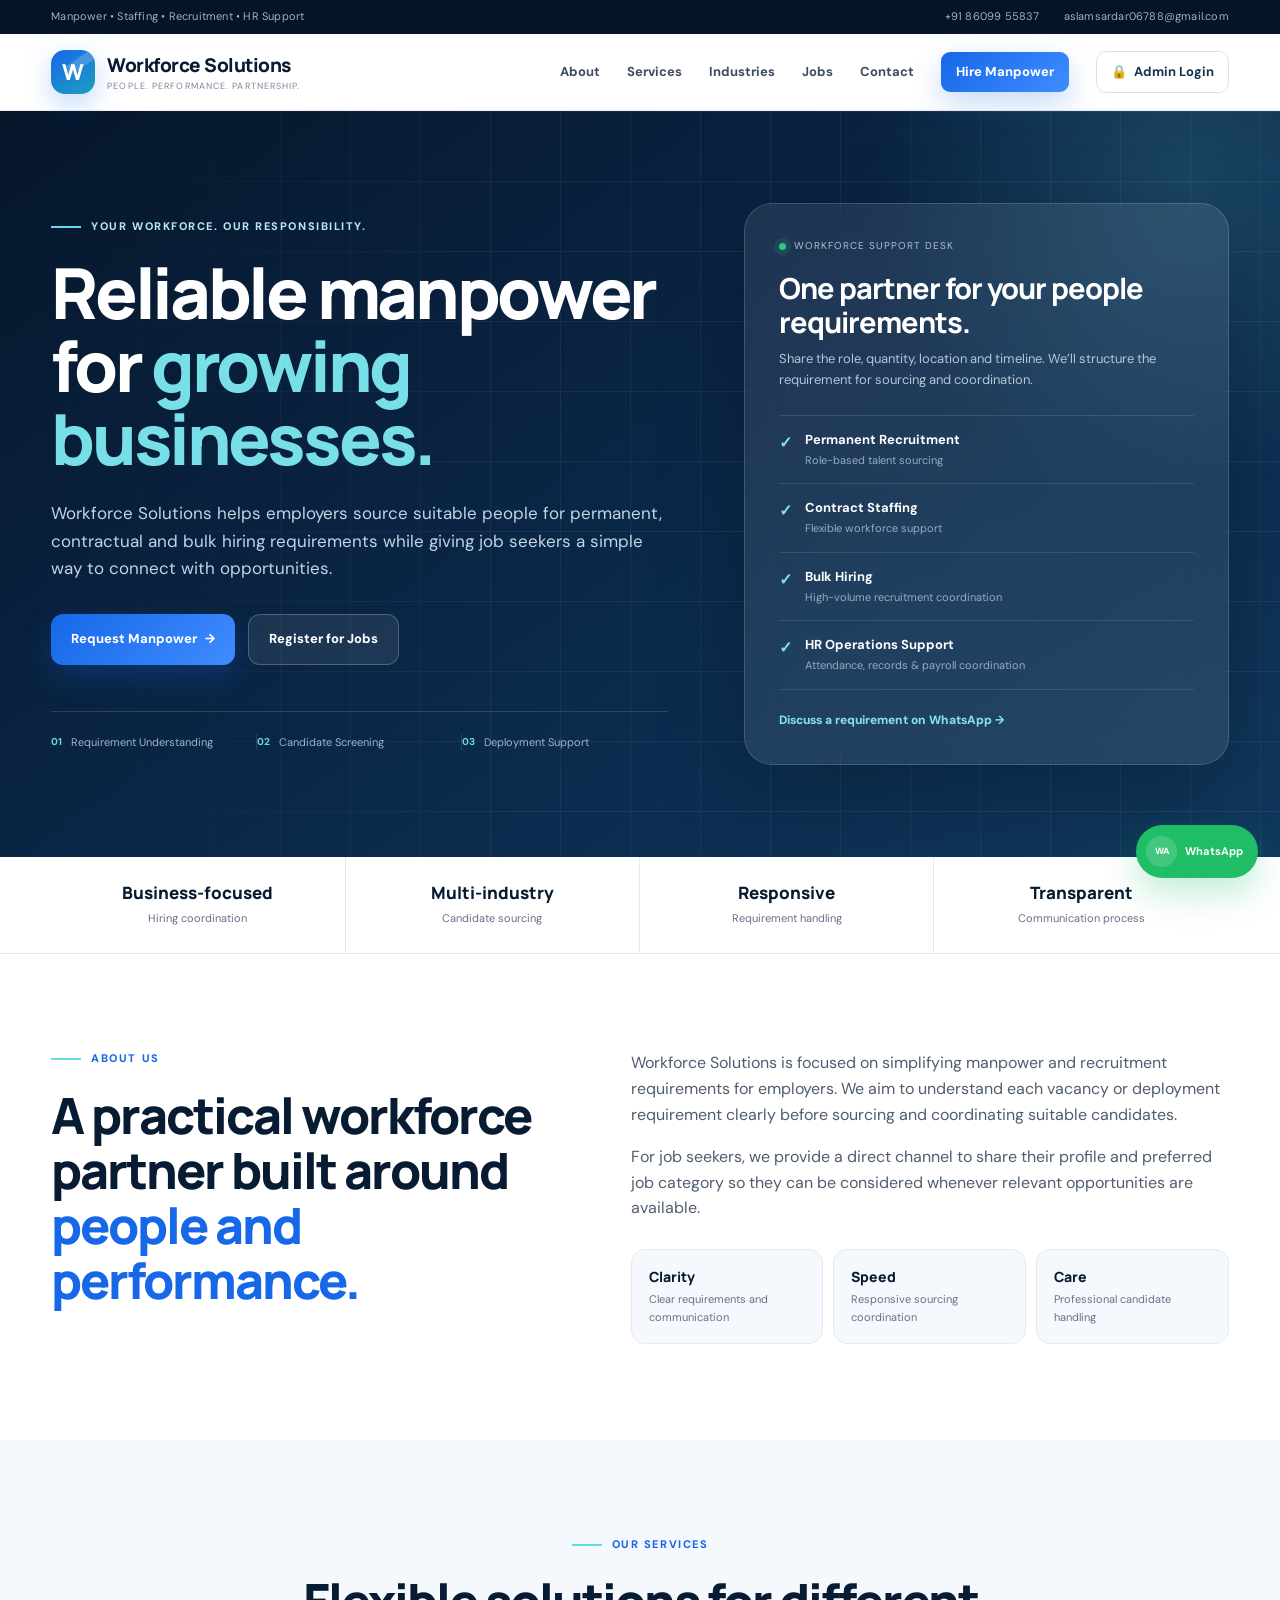
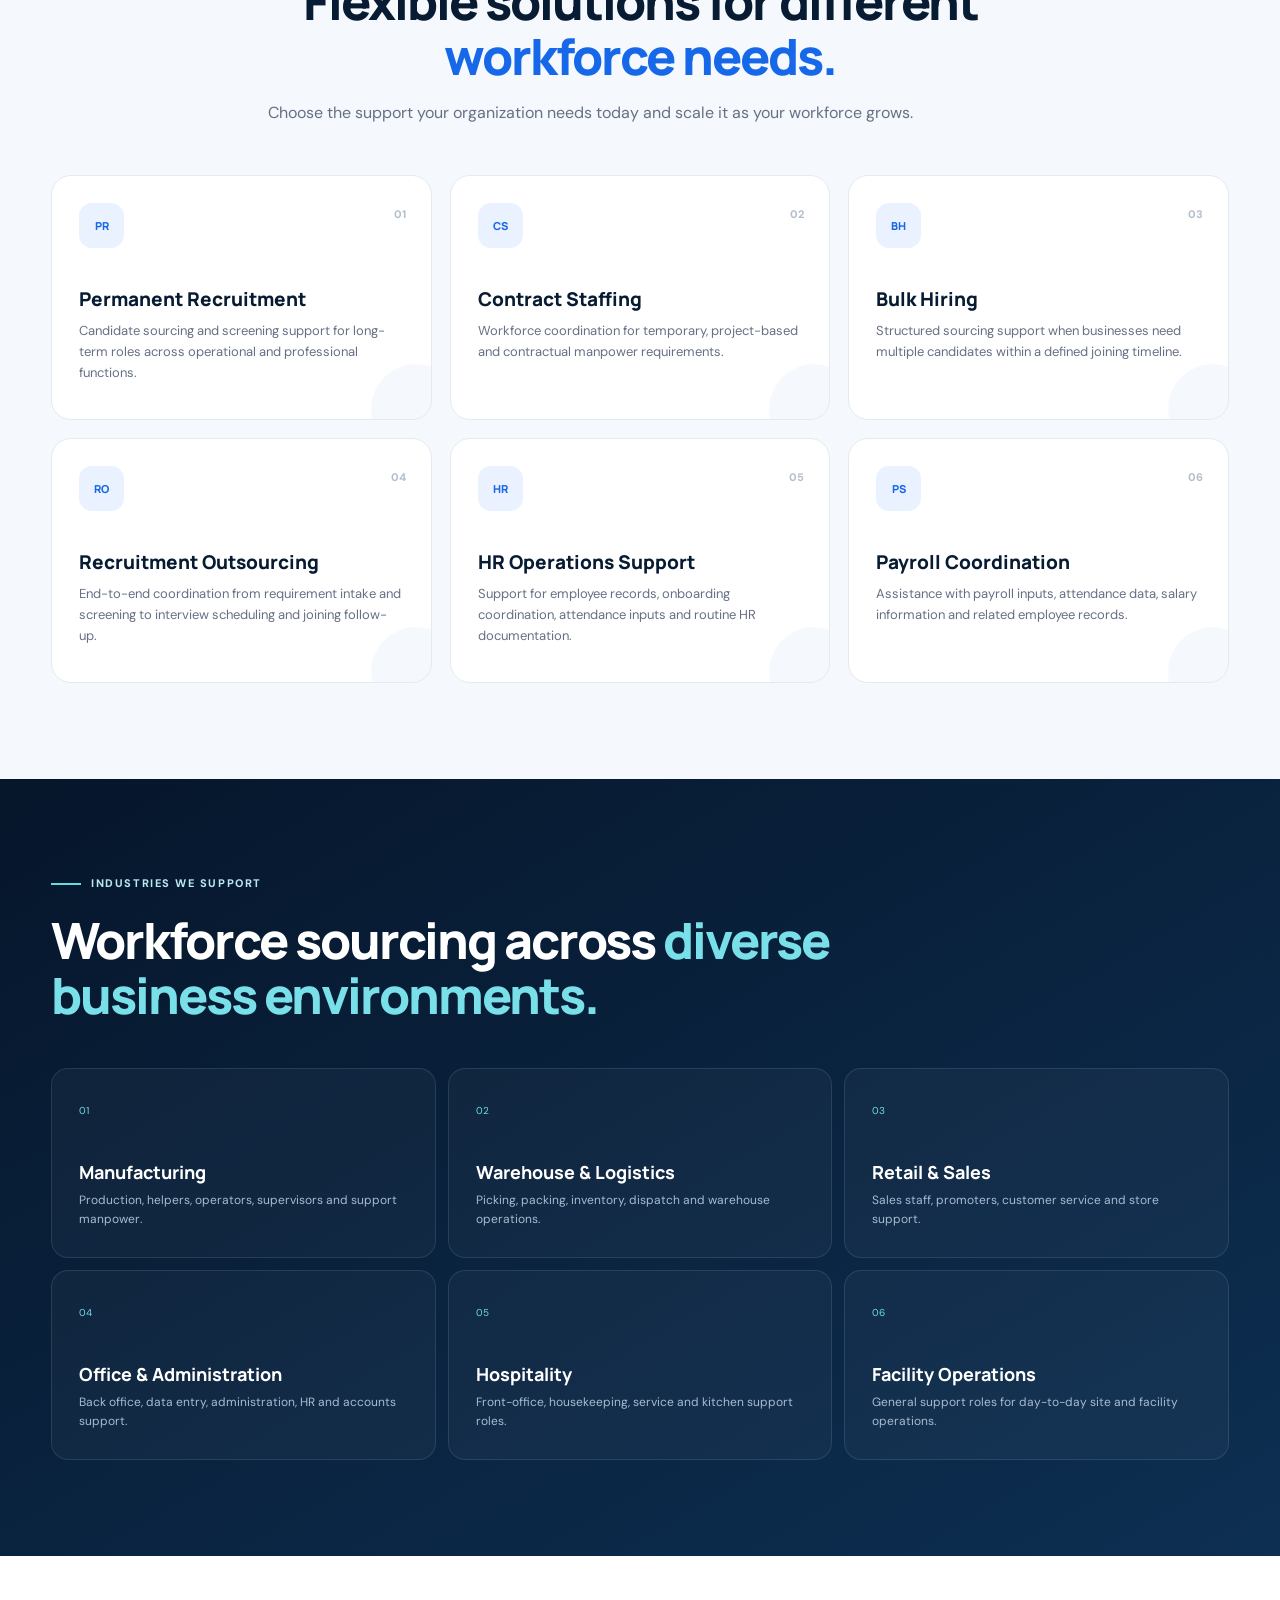
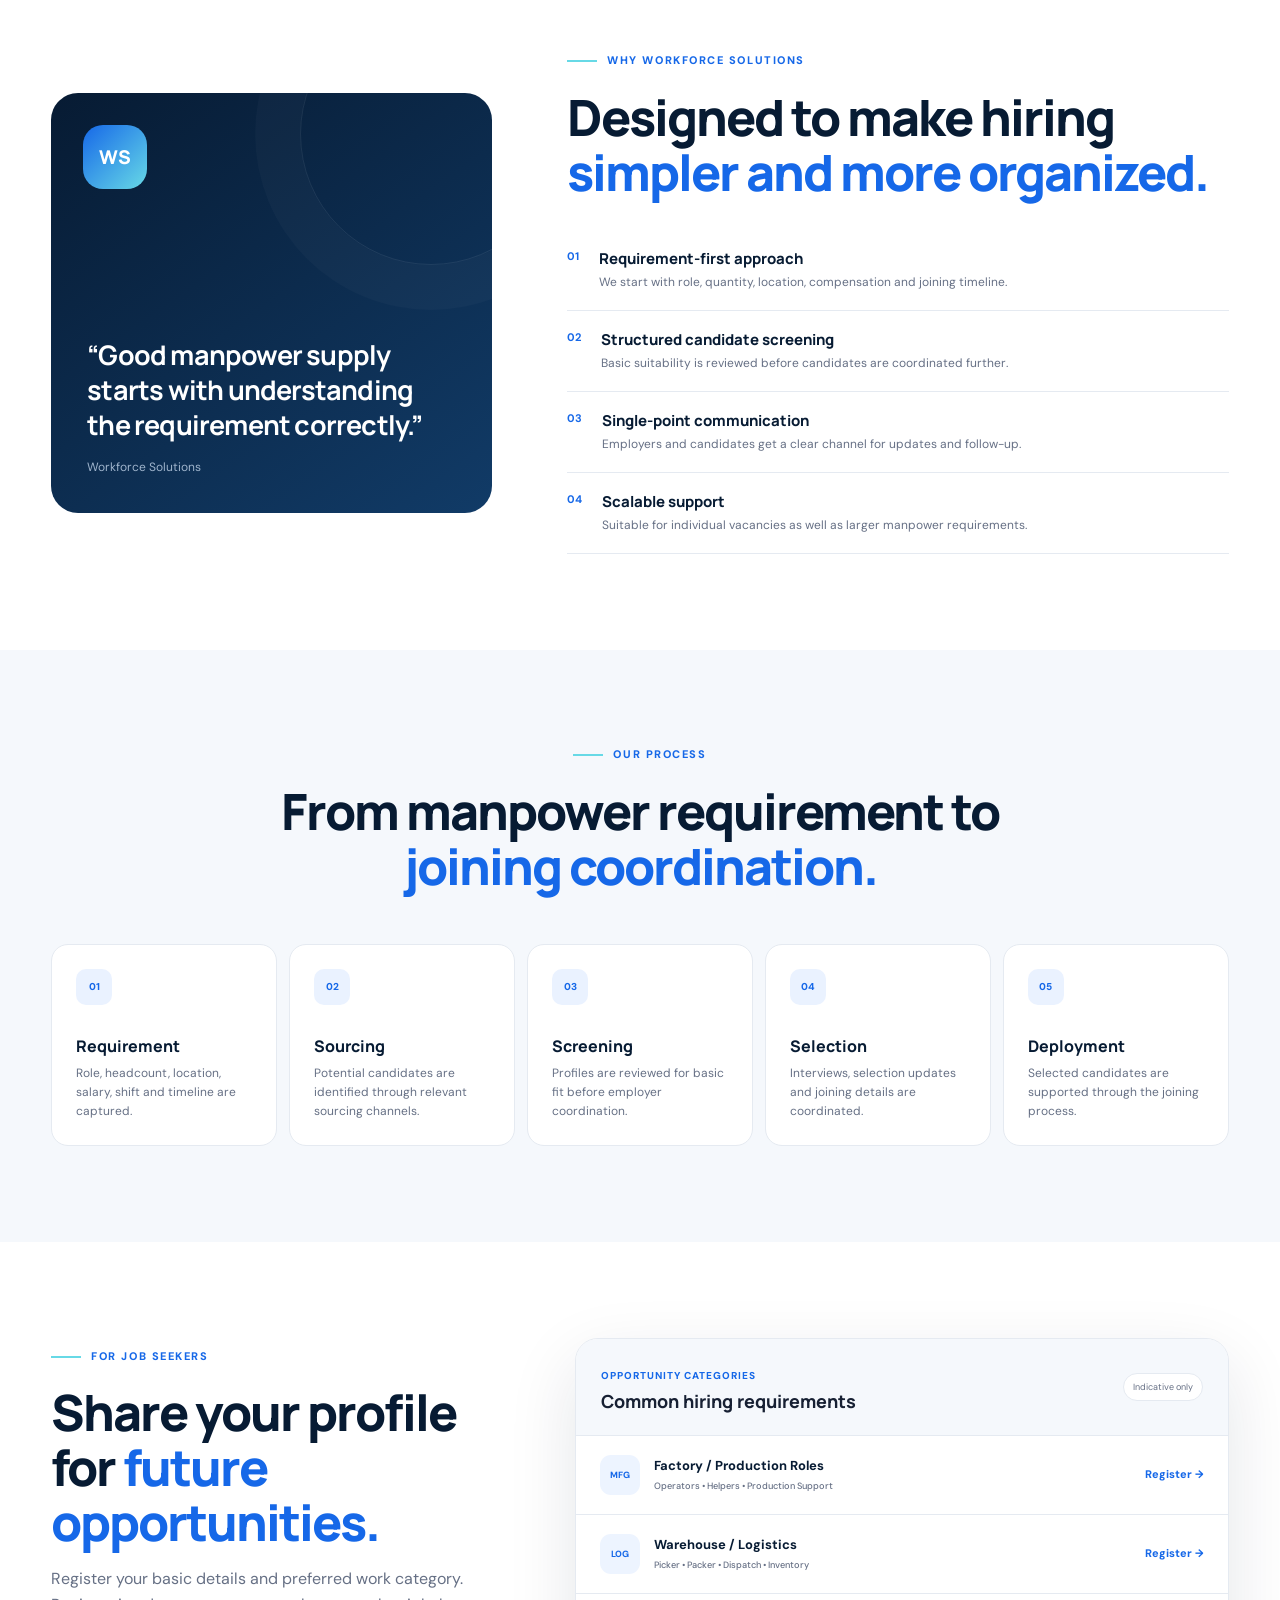
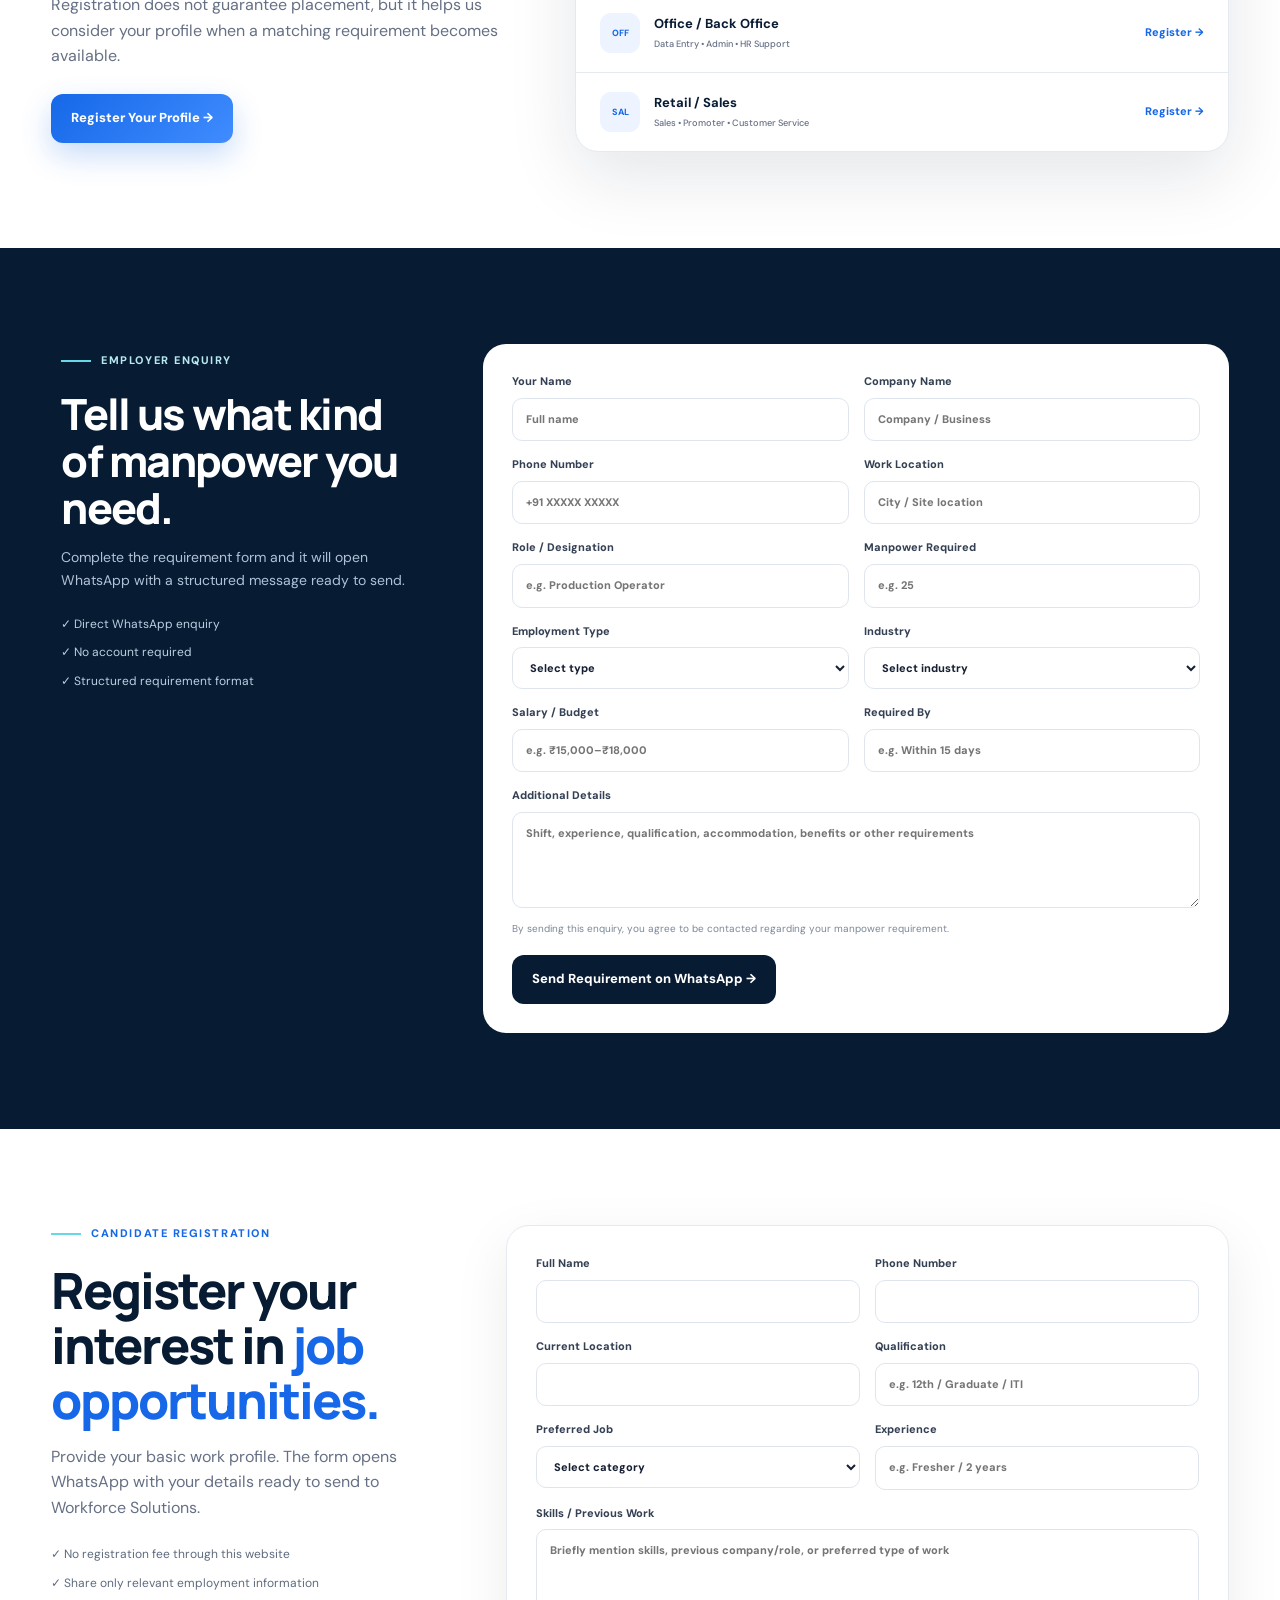
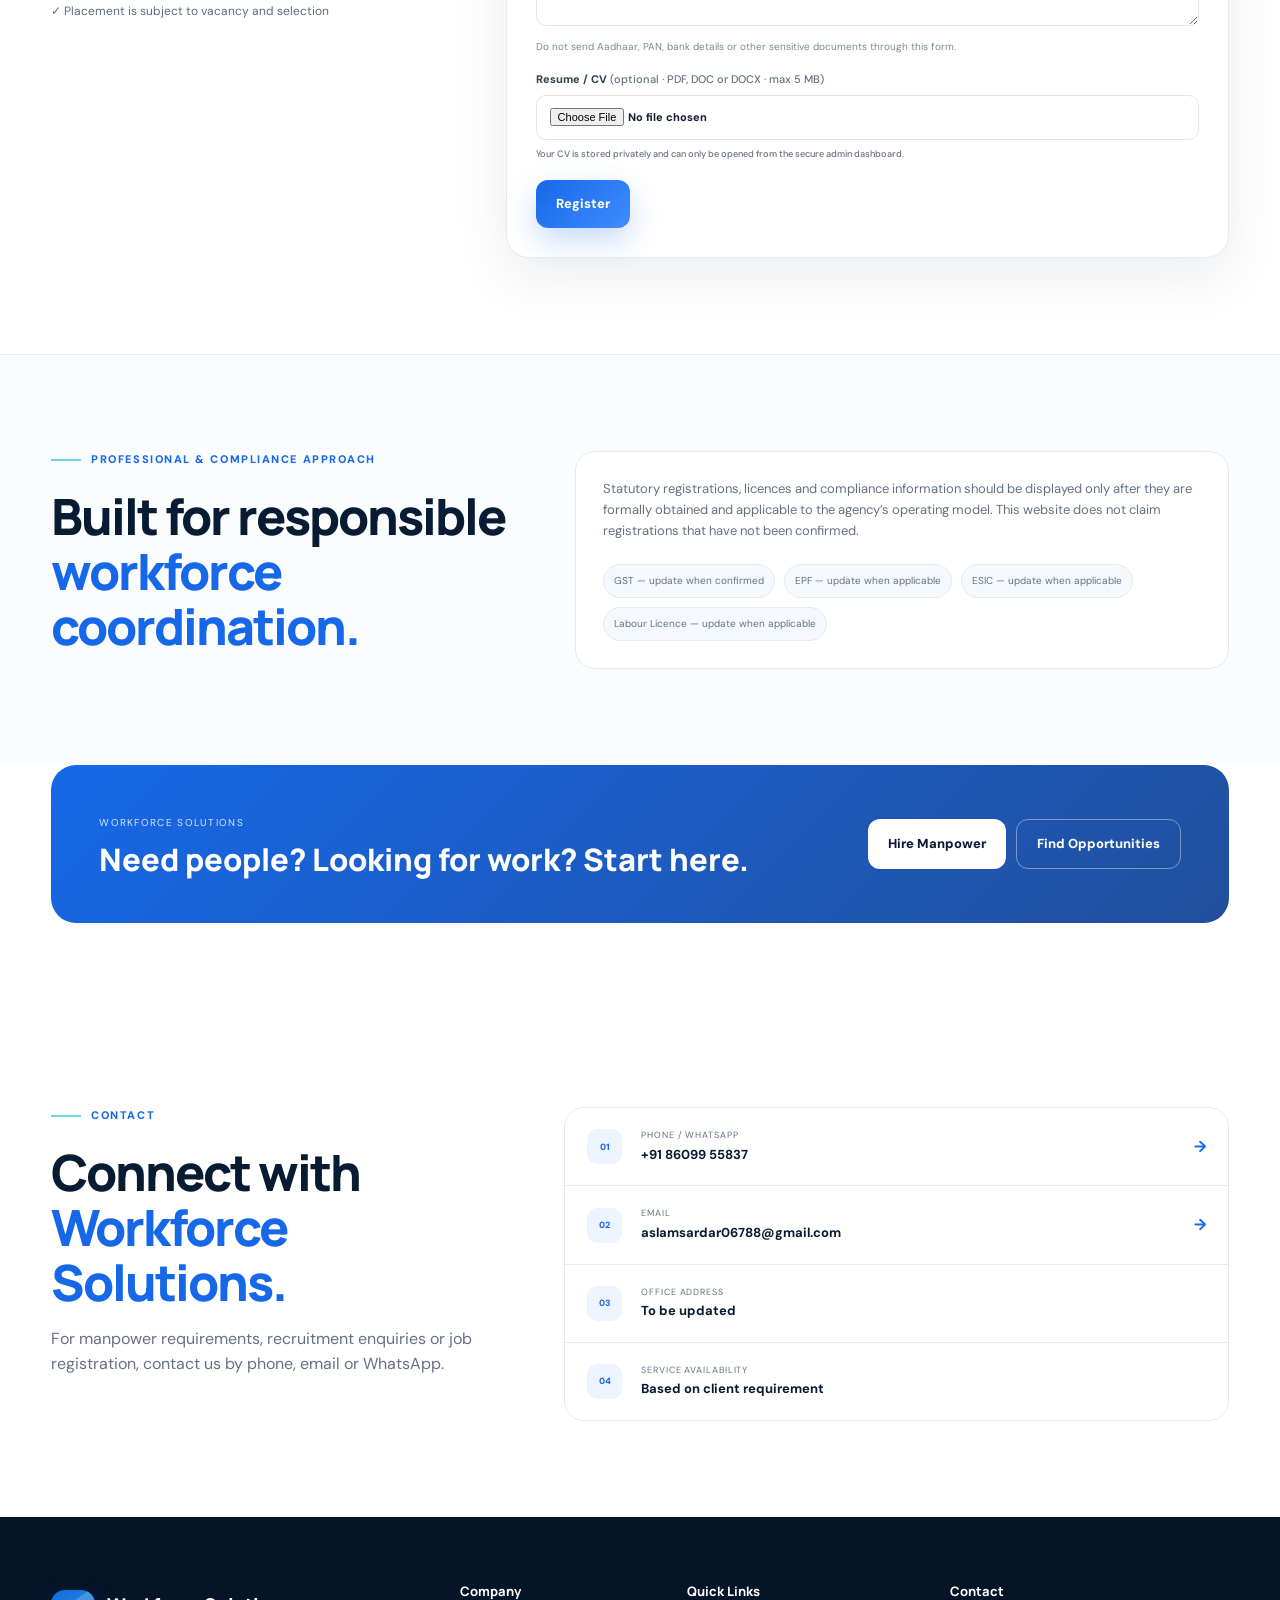
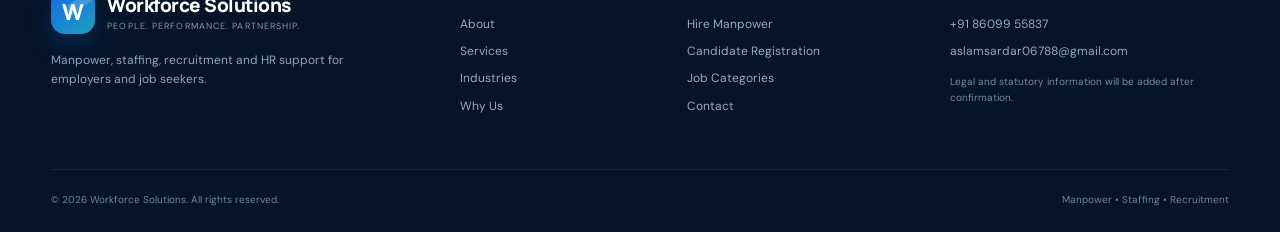
<file: index.html>
<!DOCTYPE html>
<html lang="en">
<head>
  <meta charset="UTF-8" />
  <meta name="viewport" content="width=device-width, initial-scale=1.0" />
  <meta name="theme-color" content="#071b33" />
  <meta name="description" content="Workforce Solutions provides manpower supply, staffing, recruitment, bulk hiring and HR support services for businesses." />
  <meta property="og:title" content="Workforce Solutions | Manpower & Recruitment" />
  <meta property="og:description" content="Reliable staffing, recruitment and workforce support for employers and job seekers." />
  <meta property="og:type" content="website" />
  <title>Workforce Solutions | Manpower, Staffing & Recruitment</title>

  <link rel="preconnect" href="https://fonts.googleapis.com">
  <link rel="preconnect" href="https://fonts.gstatic.com" crossorigin>
  <link href="https://fonts.googleapis.com/css2?family=DM+Sans:wght@400;500;600;700&family=Manrope:wght@600;700;800&display=swap" rel="stylesheet">
  <link rel="stylesheet" href="style.css" />
</head>
<body>
  <div class="topbar">
    <div class="container topbar-inner">
      <span>Manpower • Staffing • Recruitment • HR Support</span>
      <div class="topbar-links">
        <a href="tel:+918609955837">+91 86099 55837</a>
        <a href="mailto:aslamsardar06788@gmail.com">aslamsardar06788@gmail.com</a>
      </div>
    </div>
  </div>

  <header class="site-header" id="top">
    <div class="container nav-wrap">
      <a href="#home" class="brand" aria-label="Workforce Solutions Home">
        <span class="brand-mark" aria-hidden="true"><span>W</span></span>
        <span class="brand-text">
          <strong>Workforce Solutions</strong>
          <small>People. Performance. Partnership.</small>
        </span>
      </a>

      <button class="menu-toggle" id="menuToggle" aria-label="Toggle navigation" aria-expanded="false">
        <span></span><span></span><span></span>
      </button>

      <nav class="nav" id="navMenu">
        <a href="#about">About</a>
        <a href="#services">Services</a>
        <a href="#industries">Industries</a>
        <a href="#jobs">Jobs</a>
        <a href="#contact">Contact</a>
        <a href="#employer" class="btn btn-sm btn-primary">Hire Manpower</a>
      </nav>
    </div>
  </header>

  <main>
    <section class="hero" id="home">
      <div class="hero-grid-lines"></div>
      <div class="container hero-grid">
        <div class="hero-copy reveal">
          <div class="eyebrow"><span></span> Your Workforce. Our Responsibility.</div>
          <h1>Reliable manpower for <span>growing businesses.</span></h1>
          <p>
            Workforce Solutions helps employers source suitable people for permanent, contractual and bulk hiring requirements while giving job seekers a simple way to connect with opportunities.
          </p>
          <div class="hero-actions">
            <a href="#employer" class="btn btn-primary">Request Manpower <span>→</span></a>
            <a href="#candidate" class="btn btn-secondary">Register for Jobs</a>
          </div>

          <div class="hero-proof">
            <div><b>01</b><span>Requirement Understanding</span></div>
            <div><b>02</b><span>Candidate Screening</span></div>
            <div><b>03</b><span>Deployment Support</span></div>
          </div>
        </div>

        <aside class="hero-panel reveal" aria-label="Workforce services">
          <div class="panel-kicker"><span class="live-dot"></span> Workforce Support Desk</div>
          <h2>One partner for your people requirements.</h2>
          <p>Share the role, quantity, location and timeline. We’ll structure the requirement for sourcing and coordination.</p>

          <div class="panel-list">
            <div><span>✓</span><p><strong>Permanent Recruitment</strong><small>Role-based talent sourcing</small></p></div>
            <div><span>✓</span><p><strong>Contract Staffing</strong><small>Flexible workforce support</small></p></div>
            <div><span>✓</span><p><strong>Bulk Hiring</strong><small>High-volume recruitment coordination</small></p></div>
            <div><span>✓</span><p><strong>HR Operations Support</strong><small>Attendance, records & payroll coordination</small></p></div>
          </div>

          <a href="https://wa.me/918609955837?text=Hello%20Workforce%20Solutions%2C%20I%20have%20a%20manpower%20requirement." class="panel-cta" target="_blank" rel="noopener">Discuss a requirement on WhatsApp →</a>
        </aside>
      </div>
    </section>

    <section class="trust-strip">
      <div class="container trust-grid">
        <div><strong>Business-focused</strong><span>Hiring coordination</span></div>
        <div><strong>Multi-industry</strong><span>Candidate sourcing</span></div>
        <div><strong>Responsive</strong><span>Requirement handling</span></div>
        <div><strong>Transparent</strong><span>Communication process</span></div>
      </div>
    </section>

    <section class="section" id="about">
      <div class="container split">
        <div class="section-heading reveal">
          <div class="eyebrow dark"><span></span> About Us</div>
          <h2>A practical workforce partner built around <span>people and performance.</span></h2>
        </div>
        <div class="about-copy reveal">
          <p>
            Workforce Solutions is focused on simplifying manpower and recruitment requirements for employers. We aim to understand each vacancy or deployment requirement clearly before sourcing and coordinating suitable candidates.
          </p>
          <p>
            For job seekers, we provide a direct channel to share their profile and preferred job category so they can be considered whenever relevant opportunities are available.
          </p>
          <div class="value-row">
            <div><strong>Clarity</strong><span>Clear requirements and communication</span></div>
            <div><strong>Speed</strong><span>Responsive sourcing coordination</span></div>
            <div><strong>Care</strong><span>Professional candidate handling</span></div>
          </div>
        </div>
      </div>
    </section>

    <section class="section soft" id="services">
      <div class="container">
        <div class="section-heading centered reveal">
          <div class="eyebrow dark"><span></span> Our Services</div>
          <h2>Flexible solutions for different <span>workforce needs.</span></h2>
          <p>Choose the support your organization needs today and scale it as your workforce grows.</p>
        </div>

        <div class="service-grid">
          <article class="service-card reveal">
            <div class="service-icon">PR</div><span class="service-no">01</span>
            <h3>Permanent Recruitment</h3>
            <p>Candidate sourcing and screening support for long-term roles across operational and professional functions.</p>
          </article>
          <article class="service-card reveal">
            <div class="service-icon">CS</div><span class="service-no">02</span>
            <h3>Contract Staffing</h3>
            <p>Workforce coordination for temporary, project-based and contractual manpower requirements.</p>
          </article>
          <article class="service-card reveal">
            <div class="service-icon">BH</div><span class="service-no">03</span>
            <h3>Bulk Hiring</h3>
            <p>Structured sourcing support when businesses need multiple candidates within a defined joining timeline.</p>
          </article>
          <article class="service-card reveal">
            <div class="service-icon">RO</div><span class="service-no">04</span>
            <h3>Recruitment Outsourcing</h3>
            <p>End-to-end coordination from requirement intake and screening to interview scheduling and joining follow-up.</p>
          </article>
          <article class="service-card reveal">
            <div class="service-icon">HR</div><span class="service-no">05</span>
            <h3>HR Operations Support</h3>
            <p>Support for employee records, onboarding coordination, attendance inputs and routine HR documentation.</p>
          </article>
          <article class="service-card reveal">
            <div class="service-icon">PS</div><span class="service-no">06</span>
            <h3>Payroll Coordination</h3>
            <p>Assistance with payroll inputs, attendance data, salary information and related employee records.</p>
          </article>
        </div>
      </div>
    </section>

    <section class="section dark-section" id="industries">
      <div class="container">
        <div class="section-heading reveal">
          <div class="eyebrow light"><span></span> Industries We Support</div>
          <h2>Workforce sourcing across <span>diverse business environments.</span></h2>
        </div>

        <div class="industry-grid">
          <div class="industry-card reveal"><span>01</span><h3>Manufacturing</h3><p>Production, helpers, operators, supervisors and support manpower.</p></div>
          <div class="industry-card reveal"><span>02</span><h3>Warehouse & Logistics</h3><p>Picking, packing, inventory, dispatch and warehouse operations.</p></div>
          <div class="industry-card reveal"><span>03</span><h3>Retail & Sales</h3><p>Sales staff, promoters, customer service and store support.</p></div>
          <div class="industry-card reveal"><span>04</span><h3>Office & Administration</h3><p>Back office, data entry, administration, HR and accounts support.</p></div>
          <div class="industry-card reveal"><span>05</span><h3>Hospitality</h3><p>Front-office, housekeeping, service and kitchen support roles.</p></div>
          <div class="industry-card reveal"><span>06</span><h3>Facility Operations</h3><p>General support roles for day-to-day site and facility operations.</p></div>
        </div>
      </div>
    </section>

    <section class="section" id="why-us">
      <div class="container why-layout">
        <div class="why-card reveal">
          <div class="why-badge">WS</div>
          <p class="quote">“Good manpower supply starts with understanding the requirement correctly.”</p>
          <span>Workforce Solutions</span>
        </div>
        <div>
          <div class="section-heading reveal">
            <div class="eyebrow dark"><span></span> Why Workforce Solutions</div>
            <h2>Designed to make hiring <span>simpler and more organized.</span></h2>
          </div>
          <div class="why-list">
            <div class="reveal"><b>01</b><p><strong>Requirement-first approach</strong><span>We start with role, quantity, location, compensation and joining timeline.</span></p></div>
            <div class="reveal"><b>02</b><p><strong>Structured candidate screening</strong><span>Basic suitability is reviewed before candidates are coordinated further.</span></p></div>
            <div class="reveal"><b>03</b><p><strong>Single-point communication</strong><span>Employers and candidates get a clear channel for updates and follow-up.</span></p></div>
            <div class="reveal"><b>04</b><p><strong>Scalable support</strong><span>Suitable for individual vacancies as well as larger manpower requirements.</span></p></div>
          </div>
        </div>
      </div>
    </section>

    <section class="section soft" id="process">
      <div class="container">
        <div class="section-heading centered reveal">
          <div class="eyebrow dark"><span></span> Our Process</div>
          <h2>From manpower requirement to <span>joining coordination.</span></h2>
        </div>

        <div class="process-grid">
          <div class="process-card reveal"><span>01</span><h3>Requirement</h3><p>Role, headcount, location, salary, shift and timeline are captured.</p></div>
          <div class="process-card reveal"><span>02</span><h3>Sourcing</h3><p>Potential candidates are identified through relevant sourcing channels.</p></div>
          <div class="process-card reveal"><span>03</span><h3>Screening</h3><p>Profiles are reviewed for basic fit before employer coordination.</p></div>
          <div class="process-card reveal"><span>04</span><h3>Selection</h3><p>Interviews, selection updates and joining details are coordinated.</p></div>
          <div class="process-card reveal"><span>05</span><h3>Deployment</h3><p>Selected candidates are supported through the joining process.</p></div>
        </div>
      </div>
    </section>

    <section class="section" id="jobs">
      <div class="container jobs-layout">
        <div class="section-heading reveal">
          <div class="eyebrow dark"><span></span> For Job Seekers</div>
          <h2>Share your profile for <span>future opportunities.</span></h2>
          <p>Register your basic details and preferred work category. Registration does not guarantee placement, but it helps us consider your profile when a matching requirement becomes available.</p>
          <a href="#candidate" class="btn btn-primary">Register Your Profile →</a>
        </div>

        <div class="jobs-board reveal">
          <div class="jobs-board-head"><div><span>Opportunity Categories</span><h3>Common hiring requirements</h3></div><span class="sample-badge">Indicative only</span></div>
          <div class="job-row"><div><span class="job-code">MFG</span><p><strong>Factory / Production Roles</strong><small>Operators • Helpers • Production Support</small></p></div><span>Register →</span></div>
          <div class="job-row"><div><span class="job-code">LOG</span><p><strong>Warehouse / Logistics</strong><small>Picker • Packer • Dispatch • Inventory</small></p></div><span>Register →</span></div>
          <div class="job-row"><div><span class="job-code">OFF</span><p><strong>Office / Back Office</strong><small>Data Entry • Admin • HR Support</small></p></div><span>Register →</span></div>
          <div class="job-row"><div><span class="job-code">SAL</span><p><strong>Retail / Sales</strong><small>Sales • Promoter • Customer Service</small></p></div><span>Register →</span></div>
        </div>
      </div>
    </section>

    <section class="section form-section" id="employer">
      <div class="container">
        <div class="form-shell reveal">
          <div class="form-copy">
            <div class="eyebrow light"><span></span> Employer Enquiry</div>
            <h2>Tell us what kind of manpower you need.</h2>
            <p>Complete the requirement form and it will open WhatsApp with a structured message ready to send.</p>
            <div class="contact-pills">
              <span>✓ Direct WhatsApp enquiry</span>
              <span>✓ No account required</span>
              <span>✓ Structured requirement format</span>
            </div>
          </div>

          <form class="lead-form" id="employerForm">
            <div class="form-grid">
              <label>Your Name<input type="text" id="eName" placeholder="Full name" autocomplete="name" required></label>
              <label>Company Name<input type="text" id="eCompany" placeholder="Company / Business" required></label>
              <label>Phone Number<input type="tel" id="ePhone" placeholder="+91 XXXXX XXXXX" autocomplete="tel" required></label>
              <label>Work Location<input type="text" id="eLocation" placeholder="City / Site location" required></label>
              <label>Role / Designation<input type="text" id="eRole" placeholder="e.g. Production Operator" required></label>
              <label>Manpower Required<input type="number" id="eCount" min="1" placeholder="e.g. 25" required></label>
              <label>Employment Type<select id="eType" required><option value="">Select type</option><option>Permanent</option><option>Contractual</option><option>Temporary / Project</option><option>Not decided</option></select></label>
              <label>Industry<select id="eCategory" required><option value="">Select industry</option><option>Manufacturing</option><option>Warehouse & Logistics</option><option>Retail & Sales</option><option>Office & Administration</option><option>Hospitality</option><option>Facility Operations</option><option>Other</option></select></label>
              <label>Salary / Budget<input type="text" id="eSalary" placeholder="e.g. ₹15,000–₹18,000"></label>
              <label>Required By<input type="text" id="eTimeline" placeholder="e.g. Within 15 days"></label>
            </div>
            <label>Additional Details<textarea id="eDetails" rows="4" placeholder="Shift, experience, qualification, accommodation, benefits or other requirements"></textarea></label>
            <div class="form-note">By sending this enquiry, you agree to be contacted regarding your manpower requirement.</div>
            <button type="submit" class="btn btn-dark">Send Requirement on WhatsApp →</button>
          </form>
        </div>
      </div>
    </section>

    <section class="section" id="candidate">
      <div class="container candidate-layout">
        <div>
          <div class="section-heading reveal">
            <div class="eyebrow dark"><span></span> Candidate Registration</div>
            <h2>Register your interest in <span>job opportunities.</span></h2>
            <p>Provide your basic work profile. The form opens WhatsApp with your details ready to send to Workforce Solutions.</p>
          </div>
          <div class="candidate-points reveal">
            <span>✓ No registration fee through this website</span>
            <span>✓ Share only relevant employment information</span>
            <span>✓ Placement is subject to vacancy and selection</span>
          </div>
        </div>

        <form class="candidate-form reveal" id="candidateForm">
          <div class="form-grid">
            <label>Full Name<input type="text" id="cName" autocomplete="name" required></label>
            <label>Phone Number<input type="tel" id="cPhone" autocomplete="tel" required></label>
            <label>Current Location<input type="text" id="cLocation" required></label>
            <label>Qualification<input type="text" id="cQualification" placeholder="e.g. 12th / Graduate / ITI"></label>
            <label>Preferred Job<select id="cJob" required><option value="">Select category</option><option>Manufacturing / Factory</option><option>Warehouse / Logistics</option><option>Retail / Sales</option><option>Office / Back Office</option><option>Hospitality</option><option>Facility Operations</option><option>Other</option></select></label>
            <label>Experience<input type="text" id="cExperience" placeholder="e.g. Fresher / 2 years"></label>
          </div>
          <label>Skills / Previous Work<textarea id="cSkills" rows="4" placeholder="Briefly mention skills, previous company/role, or preferred type of work"></textarea></label>
          <div class="form-note">Do not send Aadhaar, PAN, bank details or other sensitive documents through this form.</div>
          <button type="submit" class="btn btn-primary">Register</button>
        </form>
      </div>
    </section>

    <section class="section compliance-section">
      <div class="container compliance-layout">
        <div class="section-heading reveal">
          <div class="eyebrow dark"><span></span> Professional & Compliance Approach</div>
          <h2>Built for responsible <span>workforce coordination.</span></h2>
        </div>
        <div class="compliance-box reveal">
          <p>
            Statutory registrations, licences and compliance information should be displayed only after they are formally obtained and applicable to the agency’s operating model. This website does not claim registrations that have not been confirmed.
          </p>
          <div class="compliance-tags">
            <span>GST — update when confirmed</span>
            <span>EPF — update when applicable</span>
            <span>ESIC — update when applicable</span>
            <span>Labour Licence — update when applicable</span>
          </div>
        </div>
      </div>
    </section>

    <section class="cta-section">
      <div class="container cta-inner reveal">
        <div><span>Workforce Solutions</span><h2>Need people? Looking for work? Start here.</h2></div>
        <div class="cta-actions">
          <a href="#employer" class="btn btn-white">Hire Manpower</a>
          <a href="#candidate" class="btn btn-outline-white">Find Opportunities</a>
        </div>
      </div>
    </section>

    <section class="section" id="contact">
      <div class="container contact-layout">
        <div class="section-heading reveal">
          <div class="eyebrow dark"><span></span> Contact</div>
          <h2>Connect with <span>Workforce Solutions.</span></h2>
          <p>For manpower requirements, recruitment enquiries or job registration, contact us by phone, email or WhatsApp.</p>
        </div>

        <div class="contact-panel reveal">
          <a href="tel:+918609955837" class="contact-item"><span>01</span><div><small>Phone / WhatsApp</small><strong>+91 86099 55837</strong></div><b>→</b></a>
          <a href="mailto:aslamsardar06788@gmail.com" class="contact-item"><span>02</span><div><small>Email</small><strong>aslamsardar06788@gmail.com</strong></div><b>→</b></a>
          <div class="contact-item"><span>03</span><div><small>Office Address</small><strong>To be updated</strong></div></div>
          <div class="contact-item"><span>04</span><div><small>Service Availability</small><strong>Based on client requirement</strong></div></div>
        </div>
      </div>
    </section>
  </main>

  <footer>
    <div class="container footer-grid">
      <div class="footer-brand">
        <a href="#top" class="brand light-brand">
          <span class="brand-mark"><span>W</span></span>
          <span class="brand-text"><strong>Workforce Solutions</strong><small>People. Performance. Partnership.</small></span>
        </a>
        <p>Manpower, staffing, recruitment and HR support for employers and job seekers.</p>
      </div>
      <div><h4>Company</h4><a href="#about">About</a><a href="#services">Services</a><a href="#industries">Industries</a><a href="#why-us">Why Us</a></div>
      <div><h4>Quick Links</h4><a href="#employer">Hire Manpower</a><a href="#candidate">Candidate Registration</a><a href="#jobs">Job Categories</a><a href="#contact">Contact</a></div>
      <div><h4>Contact</h4><a href="tel:+918609955837">+91 86099 55837</a><a href="mailto:aslamsardar06788@gmail.com">aslamsardar06788@gmail.com</a><p class="footer-small">Legal and statutory information will be added after confirmation.</p></div>
    </div>
    <div class="container footer-bottom">
      <span>© <span id="year"></span> Workforce Solutions. All rights reserved.</span>
      <span>Manpower • Staffing • Recruitment</span>
    </div>
  </footer>

  <a class="whatsapp-float" id="whatsappFloat" href="#" aria-label="Chat with Workforce Solutions on WhatsApp">
    <span>WA</span><b>WhatsApp</b>
  </a>

  <script src="script.js"></script>
</body>
</html>
</file>
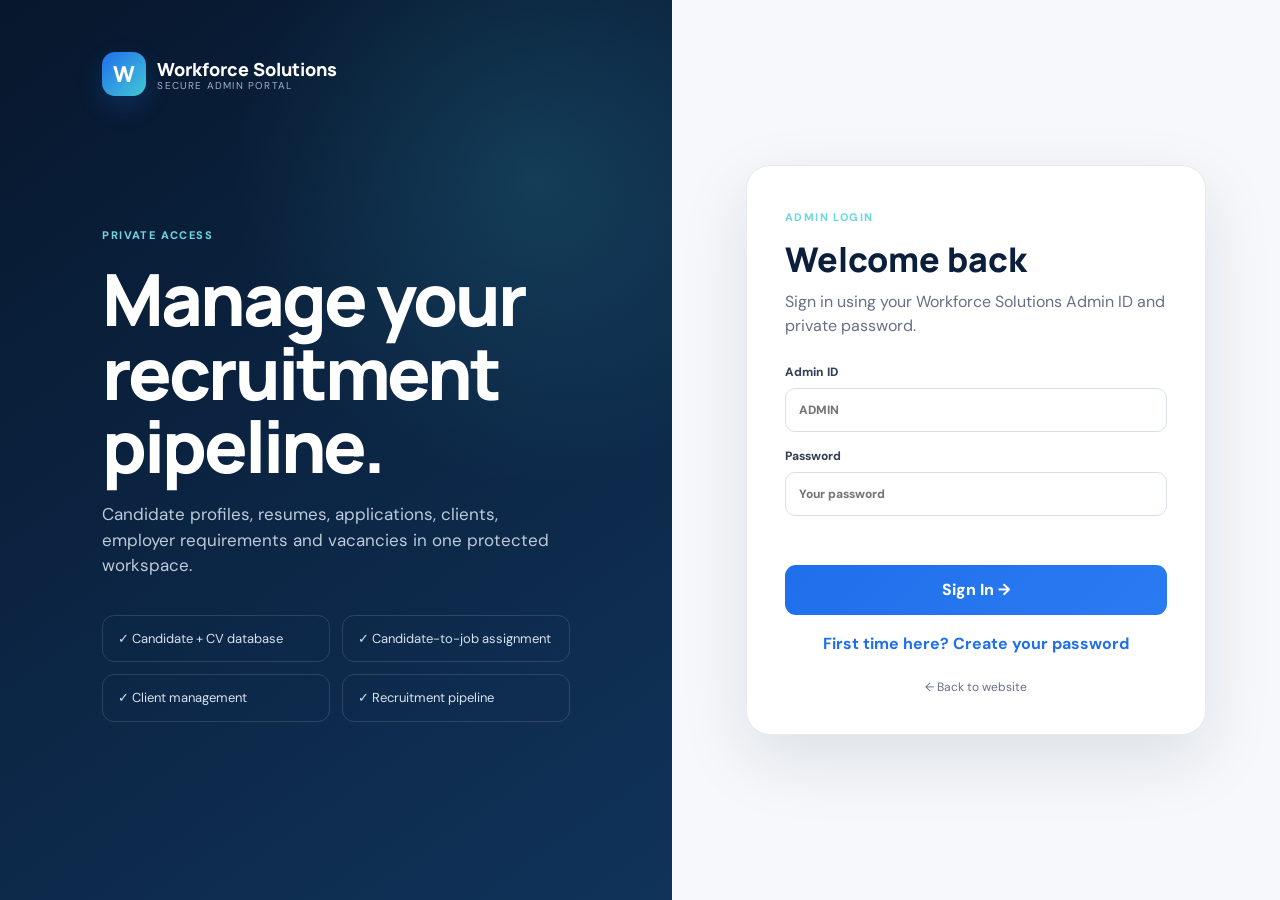
<file: admin.html>
<!DOCTYPE html>
<html lang="en">
<head>
  <meta charset="UTF-8">
  <meta name="viewport" content="width=device-width, initial-scale=1.0">
  <meta name="robots" content="noindex,nofollow">
  <title>Workforce Solutions | Recruitment Management</title>
  <link rel="preconnect" href="https://fonts.googleapis.com">
  <link rel="preconnect" href="https://fonts.gstatic.com" crossorigin>
  <link href="https://fonts.googleapis.com/css2?family=DM+Sans:wght@400;500;600;700&family=Manrope:wght@600;700;800&display=swap" rel="stylesheet">
  <link rel="stylesheet" href="admin.css">
</head>
<body>
  <div class="auth-page" id="authPage">
    <div class="auth-brand">
      <a href="index.html" class="brand"><span class="brand-mark">W</span><span><strong>Workforce Solutions</strong><small>Secure Admin Portal</small></span></a>
      <div class="auth-message"><span class="eyebrow">PRIVATE ACCESS</span><h1>Manage your recruitment pipeline.</h1><p>Candidate profiles, resumes, applications, clients, employer requirements and vacancies in one protected workspace.</p><div class="auth-features"><span>✓ Candidate + CV database</span><span>✓ Candidate-to-job assignment</span><span>✓ Client management</span><span>✓ Recruitment pipeline</span></div></div>
    </div>
    <div class="auth-panel">
      <div class="auth-card" id="loginCard"><span class="mini-label">ADMIN LOGIN</span><h2>Welcome back</h2><p>Sign in using your Workforce Solutions Admin ID and private password.</p><form id="loginForm"><label>Admin ID<input id="loginId" autocomplete="username" placeholder="ADMIN" required></label><label>Password<input id="loginPassword" type="password" autocomplete="current-password" placeholder="Your password" required></label><div class="form-error" id="loginError"></div><button class="primary-btn" type="submit">Sign In →</button></form><button class="text-btn" id="showSetup" type="button">First time here? Create your password</button><a class="back-link" href="index.html">← Back to website</a></div>
      <div class="auth-card hidden" id="setupCard"><span class="mini-label">FIRST-TIME ACTIVATION</span><h2>Create admin password</h2><p>Use your Admin ID and one-time setup code, then choose a strong private password.</p><form id="setupForm"><label>Admin ID<input id="setupId" autocomplete="username" placeholder="ADMIN" required></label><label>One-time Setup Code<input id="setupCode" type="password" autocomplete="off" placeholder="Setup code" required></label><label>New Password<input id="setupPassword" type="password" autocomplete="new-password" minlength="10" placeholder="At least 10 characters" required></label><label>Confirm Password<input id="setupConfirm" type="password" autocomplete="new-password" minlength="10" placeholder="Repeat password" required></label><div class="form-error" id="setupError"></div><button class="primary-btn" type="submit">Activate Admin →</button></form><button class="text-btn" id="showLogin" type="button">Already activated? Sign in</button></div>
    </div>
  </div>

  <div class="dashboard hidden" id="dashboard">
    <aside class="sidebar">
      <a href="index.html" class="brand brand-light"><span class="brand-mark">W</span><span><strong>Workforce Solutions</strong><small>Recruitment Management</small></span></a>
      <nav class="side-nav">
        <button class="nav-item active" data-view="overview">Overview</button>
        <button class="nav-item" data-view="candidates">Candidates</button>
        <button class="nav-item" data-view="applications">Applications</button>
        <button class="nav-item" data-view="clients">Clients</button>
        <button class="nav-item" data-view="requirements">Employer Requirements</button>
        <button class="nav-item" data-view="jobs">Job Openings</button>
      </nav>
      <div class="sidebar-bottom"><span>Signed in as</span><strong id="adminIdentity">—</strong><button id="logoutBtn">Sign Out</button></div>
    </aside>

    <main class="main">
      <header class="topbar"><div><span class="mini-label">WORKFORCE SOLUTIONS · PHASE 4</span><h1 id="pageTitle">Dashboard Overview</h1></div><a href="index.html" target="_blank" class="outline-btn">View Live Website ↗</a></header>

      <section class="view" id="view-overview">
        <div class="stat-grid five"><article><span>Candidates</span><strong id="candidateCount">0</strong><small>Total profiles</small></article><article><span>Applications</span><strong id="applicationCount">0</strong><small>Job assignments</small></article><article><span>Clients</span><strong id="clientCount">0</strong><small>Company records</small></article><article><span>Requirements</span><strong id="requirementCount">0</strong><small>Employer enquiries</small></article><article><span>Active Jobs</span><strong id="jobCount">0</strong><small>Published openings</small></article></div>
        <div class="overview-grid"><div class="welcome-card"><div><span class="mini-label">RECRUITMENT OPERATIONS</span><h2>Your manpower agency now has a working recruitment system.</h2><p>Register candidates from the public website, securely store CVs, assign profiles to vacancies, track application stages and manage employer/client relationships.</p></div></div><div class="activity-card"><div class="card-head"><h2>Recent activity</h2><button class="link-btn" id="refreshOverview">Refresh</button></div><div id="activityList" class="activity-list"></div></div></div>
      </section>

      <section class="view hidden" id="view-candidates">
        <div class="section-toolbar"><input class="search" id="candidateSearch" placeholder="Search name, phone, job, location or qualification"><div class="toolbar-actions"><button class="outline-btn" id="exportCandidates">Export CSV</button><button class="outline-btn" id="refreshCandidates">Refresh</button></div></div>
        <div class="table-shell"><table><thead><tr><th>Candidate</th><th>Profile</th><th>Experience</th><th>Resume</th><th>Status</th><th>Internal Notes</th><th>Action</th></tr></thead><tbody id="candidateRows"></tbody></table></div>
      </section>

      <section class="view hidden" id="view-applications">
        <div class="assign-shell"><form id="assignForm" class="inline-form"><div><span class="mini-label">ASSIGN CANDIDATE</span><h2>Candidate → Job</h2></div><select id="assignCandidate" required><option value="">Select candidate</option></select><select id="assignJob" required><option value="">Select job</option></select><button class="primary-btn compact" type="submit">Assign</button></form></div>
        <div class="section-toolbar"><input class="search" id="applicationSearch" placeholder="Search candidate, job or stage"><div class="toolbar-actions"><button class="outline-btn" id="exportApplications">Export CSV</button><button class="outline-btn" id="refreshApplications">Refresh</button></div></div>
        <div class="table-shell"><table><thead><tr><th>Candidate</th><th>Job</th><th>Stage</th><th>Interview</th><th>Notes</th><th>Action</th></tr></thead><tbody id="applicationRows"></tbody></table></div>
      </section>

      <section class="view hidden" id="view-clients">
        <div class="clients-layout"><form class="job-form" id="clientForm"><span class="mini-label">ADD CLIENT</span><h2>Company record</h2><label>Company Name<input id="clientCompany" required placeholder="Company name"></label><div class="two"><label>Contact Person<input id="clientContact" placeholder="Name"></label><label>Phone<input id="clientPhone" placeholder="Phone"></label></div><div class="two"><label>Email<input id="clientEmail" type="email" placeholder="Email"></label><label>Location<input id="clientLocation" placeholder="Location"></label></div><label>Industry<input id="clientIndustry" placeholder="Manufacturing / Logistics / Retail"></label><label>Notes<textarea id="clientNotes" rows="3" placeholder="Commercial terms, relationship notes, follow-up..."></textarea></label><button class="primary-btn" type="submit">Add Client →</button><div class="form-error" id="clientError"></div></form><div><div class="section-toolbar"><input class="search" id="clientSearch" placeholder="Search clients"><div class="toolbar-actions"><button class="outline-btn" id="exportClients">Export CSV</button><button class="outline-btn" id="refreshClients">Refresh</button></div></div><div class="client-list" id="clientRows"></div></div></div>
      </section>

      <section class="view hidden" id="view-requirements">
        <div class="section-toolbar"><input class="search" id="requirementSearch" placeholder="Search company, contact, role or location"><div class="toolbar-actions"><button class="outline-btn" id="exportRequirements">Export CSV</button><button class="outline-btn" id="refreshRequirements">Refresh</button></div></div>
        <div class="table-shell"><table><thead><tr><th>Employer</th><th>Requirement</th><th>Commercial</th><th>Status</th><th>Internal Notes</th><th>Action</th></tr></thead><tbody id="requirementRows"></tbody></table></div>
      </section>

      <section class="view hidden" id="view-jobs">
        <div class="jobs-layout"><form class="job-form" id="jobForm"><span class="mini-label">CREATE OPENING</span><h2>Publish a job</h2><label>Job Title<input id="jobTitle" required placeholder="e.g. Production Operator"></label><div class="two"><label>Category<input id="jobCategory" placeholder="Manufacturing"></label><label>Openings<input id="jobOpenings" type="number" min="1" placeholder="20"></label></div><div class="two"><label>Location<input id="jobLocation" placeholder="Kolkata / Multiple locations"></label><label>Employment Type<input id="jobType" placeholder="Full-time / Contract"></label></div><label>Salary<input id="jobSalary" placeholder="₹15,000–₹18,000 or As per role"></label><label>Description<textarea id="jobDescription" rows="4" placeholder="Brief role description"></textarea></label><button class="primary-btn" type="submit">Publish Job →</button><div class="form-error" id="jobError"></div></form><div><div class="section-toolbar"><h2>Published openings</h2><button class="outline-btn" id="refreshJobs">Refresh</button></div><div class="job-list" id="jobRows"></div></div></div>
      </section>
    </main>
  </div>
  <script src="admin.js"></script>
</body>
</html>
</file>
<file: style.css>
:root{--navy:#071b33;--navy2:#0e2b4e;--blue:#1668e8;--blue2:#408cff;--cyan:#67d9e6;--ink:#172033;--muted:#667085;--line:#e5eaf1;--soft:#f5f8fc;--white:#fff;--green:#2cc98a;--shadow:0 24px 70px rgba(7,27,51,.11)}*{box-sizing:border-box;margin:0;padding:0}html{scroll-behavior:smooth;scroll-padding-top:105px}body{font-family:"DM Sans",sans-serif;color:var(--ink);background:#fff;line-height:1.6;overflow-x:hidden}a{text-decoration:none;color:inherit}button,input,select,textarea{font:inherit}button{border:0}.container{width:min(1180px,92%);margin:auto}.topbar{background:#051426;color:#9fb2c9;font-size:11px;letter-spacing:.2px}.topbar-inner{height:34px;display:flex;align-items:center;justify-content:space-between}.topbar-links{display:flex;gap:24px}.topbar a:hover{color:#fff}.site-header{position:sticky;top:0;z-index:1000;background:rgba(255,255,255,.94);backdrop-filter:blur(18px);border-bottom:1px solid rgba(229,234,241,.9)}.nav-wrap{height:76px;display:flex;align-items:center;justify-content:space-between}.brand{display:flex;align-items:center;gap:12px}.brand-mark{width:44px;height:44px;border-radius:14px;background:linear-gradient(145deg,var(--blue),#1d9fbe);display:grid;place-items:center;position:relative;overflow:hidden;box-shadow:0 10px 28px rgba(22,104,232,.25)}.brand-mark:after{content:"";position:absolute;width:45px;height:10px;background:rgba(255,255,255,.18);transform:rotate(-35deg);top:4px;right:-13px}.brand-mark span{font:800 22px "Manrope";color:#fff;position:relative;z-index:1}.brand-text{display:flex;flex-direction:column;line-height:1.05}.brand-text strong{font:800 19px "Manrope";color:var(--navy);letter-spacing:-.5px}.brand-text small{font-size:9px;letter-spacing:1.1px;text-transform:uppercase;color:#7b8799;margin-top:4px}.nav{display:flex;align-items:center;gap:27px}.nav>a:not(.btn){font-size:13px;font-weight:700;color:#3e4b60}.nav>a:not(.btn):hover{color:var(--blue)}.menu-toggle{display:none;background:none;cursor:pointer}.menu-toggle span{display:block;width:25px;height:2px;background:var(--navy);margin:5px 0}.btn{display:inline-flex;align-items:center;justify-content:center;gap:8px;padding:14px 20px;border-radius:12px;font-weight:800;font-size:13px;cursor:pointer;transition:.25s}.btn:hover{transform:translateY(-2px)}.btn-sm{padding:10px 15px;border-radius:9px}.btn-primary{background:linear-gradient(135deg,var(--blue),var(--blue2));color:#fff;box-shadow:0 12px 30px rgba(22,104,232,.24)}.btn-secondary{background:rgba(255,255,255,.08);border:1px solid rgba(255,255,255,.22);color:#fff}.btn-dark{background:var(--navy);color:#fff}.btn-white{background:#fff;color:var(--navy)}.btn-outline-white{border:1px solid rgba(255,255,255,.4);color:#fff}.hero{position:relative;overflow:hidden;background:linear-gradient(145deg,#06162b 0%,#0b294b 58%,#10385d 100%);color:#fff;min-height:690px;padding:92px 0}.hero:before{content:"";position:absolute;width:650px;height:650px;border-radius:50%;right:-230px;top:-260px;background:radial-gradient(circle,rgba(103,217,230,.16),transparent 68%)}.hero-grid-lines{position:absolute;inset:0;opacity:.07;background-image:linear-gradient(rgba(255,255,255,.8) 1px,transparent 1px),linear-gradient(90deg,rgba(255,255,255,.8) 1px,transparent 1px);background-size:70px 70px;mask-image:linear-gradient(to right,transparent,black 40%,black)}.hero-grid{position:relative;z-index:2;display:grid;grid-template-columns:1.12fr .88fr;gap:76px;align-items:center}.eyebrow{display:flex;align-items:center;gap:10px;text-transform:uppercase;font-size:11px;letter-spacing:1.55px;font-weight:800;color:#b5e8ef;margin-bottom:20px}.eyebrow span{display:block;width:30px;height:2px;background:var(--cyan)}.eyebrow.dark{color:var(--blue)}.eyebrow.light{color:#b8e9f0}.hero h1{font:800 clamp(48px,5.5vw,72px)/1.04 "Manrope";letter-spacing:-3.3px;max-width:760px}.hero h1 span{color:#78dfe9}.hero-copy>p{font-size:17px;color:#c4d3e5;max-width:670px;margin:25px 0 32px}.hero-actions{display:flex;gap:13px;flex-wrap:wrap}.hero-proof{display:grid;grid-template-columns:repeat(3,1fr);margin-top:46px;border-top:1px solid rgba(255,255,255,.14);padding-top:22px;max-width:650px}.hero-proof div{display:flex;gap:9px;align-items:center;border-right:1px solid rgba(255,255,255,.12);padding-right:14px}.hero-proof div:last-child{border:0}.hero-proof b{font-size:10px;color:#68d9e5}.hero-proof span{font-size:11px;color:#9fb3cb;line-height:1.3}.hero-panel{background:rgba(255,255,255,.085);border:1px solid rgba(255,255,255,.15);backdrop-filter:blur(20px);border-radius:28px;padding:34px;box-shadow:0 30px 90px rgba(0,0,0,.22)}.panel-kicker{font-size:10px;letter-spacing:1px;text-transform:uppercase;color:#aebed1;display:flex;align-items:center;gap:8px}.live-dot{width:7px;height:7px;border-radius:50%;background:var(--green);box-shadow:0 0 0 5px rgba(44,201,138,.11)}.hero-panel h2{font:750 29px/1.18 "Manrope";margin:17px 0 10px;letter-spacing:-1px}.hero-panel>p{font-size:13px;color:#b5c6d8;margin-bottom:24px}.panel-list{border-top:1px solid rgba(255,255,255,.12)}.panel-list>div{display:flex;gap:13px;padding:14px 0;border-bottom:1px solid rgba(255,255,255,.1)}.panel-list>div>span{color:#81e0e9;font-weight:800}.panel-list p{display:flex;flex-direction:column}.panel-list strong{font-size:13px}.panel-list small{color:#98abc2;font-size:11px;margin-top:1px}.panel-cta{display:block;color:#83e3eb;font-weight:800;font-size:12px;margin-top:21px}.trust-strip{border-bottom:1px solid var(--line);background:#fff}.trust-grid{display:grid;grid-template-columns:repeat(4,1fr)}.trust-grid>div{text-align:center;padding:24px 18px;border-right:1px solid var(--line)}.trust-grid>div:last-child{border:0}.trust-grid strong{display:block;font:800 17px "Manrope";color:var(--navy)}.trust-grid span{font-size:11px;color:var(--muted)}.section{padding:96px 0}.soft{background:var(--soft)}.split{display:grid;grid-template-columns:.9fr 1.1fr;gap:90px}.section-heading h2{font:800 clamp(34px,4vw,50px)/1.1 "Manrope";letter-spacing:-2px;color:var(--navy)}.section-heading h2 span{color:var(--blue)}.section-heading>p{color:var(--muted);max-width:690px;margin-top:16px}.section-heading.centered{text-align:center;max-width:790px;margin:0 auto 50px}.section-heading.centered .eyebrow{justify-content:center}.about-copy>p{font-size:16px;color:#4f5d70;margin-bottom:17px}.value-row{display:grid;grid-template-columns:repeat(3,1fr);gap:10px;margin-top:28px}.value-row div{background:var(--soft);border:1px solid var(--line);border-radius:14px;padding:17px}.value-row strong{display:block;font:800 14px "Manrope";color:var(--navy)}.value-row span{display:block;font-size:11px;color:var(--muted);margin-top:5px}.service-grid{display:grid;grid-template-columns:repeat(3,1fr);gap:18px}.service-card{position:relative;background:#fff;border:1px solid var(--line);border-radius:20px;padding:27px;min-height:245px;transition:.28s;overflow:hidden}.service-card:after{content:"";position:absolute;width:90px;height:90px;border-radius:50%;background:var(--blue);opacity:.04;right:-30px;bottom:-35px}.service-card:hover{transform:translateY(-6px);box-shadow:var(--shadow);border-color:#d5e3fa}.service-icon{width:45px;height:45px;border-radius:13px;background:#eaf2ff;display:grid;place-items:center;color:var(--blue);font:800 11px "Manrope";margin-bottom:38px}.service-no{position:absolute;right:25px;top:30px;color:#b4bfcd;font-size:11px;font-weight:800}.service-card h3{font:800 19px "Manrope";color:var(--navy);margin-bottom:9px}.service-card p{font-size:13px;color:var(--muted)}.dark-section{background:linear-gradient(150deg,#06162b,#0d2f52);color:#fff}.dark-section .section-heading h2{color:#fff;max-width:780px}.dark-section .section-heading h2 span{color:#79dfe9}.industry-grid{display:grid;grid-template-columns:repeat(3,1fr);gap:12px;margin-top:45px}.industry-card{border:1px solid rgba(255,255,255,.1);background:rgba(255,255,255,.035);border-radius:17px;padding:27px;min-height:190px;transition:.25s}.industry-card:hover{background:rgba(255,255,255,.07);transform:translateY(-4px)}.industry-card>span{font-size:10px;color:#6ddbe6}.industry-card h3{font:750 18px "Manrope";margin:38px 0 7px}.industry-card p{font-size:12px;color:#a8bbd1}.why-layout{display:grid;grid-template-columns:.8fr 1.2fr;gap:75px;align-items:center}.why-card{background:linear-gradient(145deg,var(--navy),#113b67);min-height:420px;border-radius:27px;padding:36px;display:flex;flex-direction:column;justify-content:flex-end;color:#fff;position:relative;overflow:hidden}.why-card:before{content:"";position:absolute;width:260px;height:260px;border:1px solid rgba(255,255,255,.08);border-radius:50%;top:-90px;right:-70px;box-shadow:0 0 0 45px rgba(255,255,255,.025)}.why-badge{width:64px;height:64px;border-radius:20px;background:linear-gradient(135deg,var(--blue),var(--cyan));display:grid;place-items:center;font:800 19px "Manrope";position:absolute;top:32px;left:32px}.quote{font:700 27px/1.3 "Manrope";max-width:420px;letter-spacing:-.8px}.why-card>span{color:#9fb4cc;font-size:12px;margin-top:16px}.why-list{margin-top:30px}.why-list>div{display:flex;gap:20px;padding:18px 0;border-bottom:1px solid var(--line)}.why-list b{color:var(--blue);font-size:11px}.why-list p{display:flex;flex-direction:column}.why-list strong{font:750 15px "Manrope";color:var(--navy)}.why-list span{font-size:12px;color:var(--muted);margin-top:4px}.process-grid{display:grid;grid-template-columns:repeat(5,1fr);gap:12px}.process-card{background:#fff;border:1px solid var(--line);border-radius:17px;padding:24px;min-height:190px}.process-card>span{display:grid;place-items:center;width:36px;height:36px;border-radius:10px;background:#eaf2ff;color:var(--blue);font-size:10px;font-weight:800;margin-bottom:30px}.process-card h3{font:750 16px "Manrope";color:var(--navy);margin-bottom:7px}.process-card p{font-size:12px;color:var(--muted)}.jobs-layout{display:grid;grid-template-columns:.82fr 1.18fr;gap:70px;align-items:center}.jobs-layout .btn{margin-top:25px}.jobs-board{background:#fff;border:1px solid var(--line);border-radius:23px;box-shadow:var(--shadow);overflow:hidden}.jobs-board-head{display:flex;justify-content:space-between;align-items:center;padding:22px 25px;background:var(--soft);border-bottom:1px solid var(--line)}.jobs-board-head span:first-child{font-size:10px;text-transform:uppercase;letter-spacing:1px;color:var(--blue);font-weight:800}.jobs-board-head h3{font:750 18px "Manrope";margin-top:2px}.sample-badge{background:#fff;border:1px solid var(--line);border-radius:999px;padding:6px 9px;font-size:9px;color:var(--muted)}.job-row{display:flex;align-items:center;justify-content:space-between;padding:19px 24px;border-bottom:1px solid var(--line);font-size:11px;color:var(--blue);font-weight:800}.job-row:last-child{border:0}.job-row>div{display:flex;align-items:center;gap:14px}.job-code{width:40px;height:40px;border-radius:11px;background:#edf4ff;display:grid;place-items:center;font-size:9px}.job-row p{display:flex;flex-direction:column}.job-row strong{font-size:13px;color:var(--navy)}.job-row small{font-weight:500;color:var(--muted);margin-top:2px}.form-section{background:var(--navy)}.form-shell{display:grid;grid-template-columns:.68fr 1.32fr;gap:48px;align-items:start}.form-copy{color:#fff;padding:8px 10px}.form-copy h2{font:800 43px/1.1 "Manrope";letter-spacing:-1.7px}.form-copy>p{color:#b1c2d6;margin:15px 0 24px;font-size:14px}.contact-pills{display:flex;flex-direction:column;gap:9px}.contact-pills span{font-size:12px;color:#bdd0e1}.lead-form,.candidate-form{background:#fff;border-radius:23px;padding:29px}.form-grid{display:grid;grid-template-columns:1fr 1fr;gap:15px}label{font-size:11px;font-weight:800;color:#344054}input,select,textarea{display:block;width:100%;border:1px solid #dfe5ed;border-radius:10px;padding:12px 13px;margin-top:7px;outline:none;color:var(--ink);background:#fff}textarea{resize:vertical}input:focus,select:focus,textarea:focus{border-color:#72a3ef;box-shadow:0 0 0 3px rgba(22,104,232,.08)}.lead-form>label,.candidate-form>label{display:block;margin-top:15px}.form-note{font-size:10px;color:#7b8798;margin-top:13px}.lead-form .btn,.candidate-form .btn{margin-top:18px}.candidate-layout{display:grid;grid-template-columns:.7fr 1.3fr;gap:65px;align-items:start}.candidate-form{border:1px solid var(--line);box-shadow:0 18px 55px rgba(7,27,51,.08)}.candidate-points{display:flex;flex-direction:column;gap:9px;margin-top:25px;color:#5e6b7e;font-size:12px}.compliance-section{background:#fbfcfe;border-top:1px solid var(--line)}.compliance-layout{display:grid;grid-template-columns:.82fr 1.18fr;gap:70px;align-items:start}.compliance-box{border:1px solid var(--line);border-radius:20px;padding:27px;background:#fff}.compliance-box p{font-size:13px;color:var(--muted)}.compliance-tags{display:flex;flex-wrap:wrap;gap:9px;margin-top:22px}.compliance-tags span{padding:8px 10px;border-radius:999px;background:var(--soft);border:1px solid var(--line);font-size:10px;color:#657287}.cta-section{padding:0 0 88px}.cta-inner{background:linear-gradient(135deg,var(--blue),#214f9c);color:#fff;border-radius:25px;padding:43px 48px;display:flex;align-items:center;justify-content:space-between;gap:25px}.cta-inner>div:first-child>span{font-size:10px;text-transform:uppercase;letter-spacing:1.3px;color:#d5e6ff}.cta-inner h2{font:800 31px "Manrope";margin-top:5px}.cta-actions{display:flex;gap:10px;flex-wrap:wrap}.contact-layout{display:grid;grid-template-columns:.8fr 1.2fr;gap:70px}.contact-panel{border:1px solid var(--line);border-radius:20px;overflow:hidden}.contact-item{display:grid;grid-template-columns:40px 1fr auto;align-items:center;gap:14px;padding:20px 22px;border-bottom:1px solid var(--line);background:#fff}.contact-item:last-child{border:0}.contact-item>span{width:35px;height:35px;border-radius:10px;background:#eef4ff;color:var(--blue);display:grid;place-items:center;font-size:9px;font-weight:800}.contact-item div{display:flex;flex-direction:column}.contact-item small{font-size:9px;text-transform:uppercase;letter-spacing:.9px;color:var(--muted)}.contact-item strong{font-size:13px;color:var(--navy);margin-top:2px}.contact-item>b{color:var(--blue)}footer{background:#051426;color:#fff;padding:65px 0 24px}.footer-grid{display:grid;grid-template-columns:1.5fr .75fr .9fr 1.15fr;gap:45px}.light-brand .brand-text strong{color:#fff}.light-brand .brand-text small{color:#8298b2}.footer-brand p{max-width:310px;color:#8fa5bd;font-size:12px;margin-top:17px}footer h4{font:750 13px "Manrope";margin-bottom:15px}footer a{display:block;color:#96aac0;font-size:12px;margin:8px 0}footer a:hover{color:#fff}.footer-small{color:#748ba5;font-size:10px;margin-top:13px}.footer-bottom{display:flex;justify-content:space-between;border-top:1px solid rgba(255,255,255,.08);padding-top:22px;margin-top:45px;color:#6e849e;font-size:10px}.whatsapp-float{position:fixed;right:22px;bottom:22px;z-index:999;background:#20bd67;color:#fff;border-radius:999px;padding:11px 15px 11px 10px;display:flex;align-items:center;gap:8px;box-shadow:0 15px 35px rgba(32,189,103,.28);font-size:11px;font-weight:800}.whatsapp-float span{width:31px;height:31px;border-radius:50%;background:rgba(255,255,255,.16);display:grid;place-items:center;font-size:9px}.reveal{opacity:0;transform:translateY(20px);transition:.65s ease}.reveal.visible{opacity:1;transform:none}@media(max-width:1000px){.topbar-inner>span{display:none}.topbar-inner{justify-content:center}.nav{position:absolute;top:76px;left:0;width:100%;display:none;flex-direction:column;align-items:flex-start;background:#fff;padding:23px 4%;box-shadow:0 18px 40px rgba(7,27,51,.12)}.nav.open{display:flex}.menu-toggle{display:block}.hero-grid,.split,.why-layout,.jobs-layout,.form-shell,.candidate-layout,.compliance-layout,.contact-layout{grid-template-columns:1fr;gap:42px}.hero{padding:74px 0}.hero-panel{max-width:650px}.service-grid,.industry-grid{grid-template-columns:1fr 1fr}.process-grid{grid-template-columns:repeat(3,1fr)}.footer-grid{grid-template-columns:1fr 1fr}}@media(max-width:650px){.topbar{display:none}.nav-wrap{height:70px}.nav{top:70px}.brand-text strong{font-size:16px}.brand-text small{font-size:7.5px}.brand-mark{width:40px;height:40px}.section{padding:70px 0}.hero{padding:65px 0 70px}.hero h1{font-size:43px;letter-spacing:-2.2px}.hero-copy>p{font-size:15px}.hero-proof{grid-template-columns:1fr;gap:10px}.hero-proof div{border:0}.trust-grid{grid-template-columns:1fr 1fr}.trust-grid>div:nth-child(2){border-right:0}.trust-grid>div:nth-child(-n+2){border-bottom:1px solid var(--line)}.value-row,.service-grid,.industry-grid,.process-grid,.form-grid{grid-template-columns:1fr}.service-card{min-height:auto}.industry-card{min-height:auto}.industry-card h3{margin-top:28px}.why-card{min-height:340px}.quote{font-size:23px}.form-copy h2{font-size:35px}.lead-form,.candidate-form{padding:22px}.cta-inner{padding:32px 24px;align-items:flex-start;flex-direction:column}.cta-inner h2{font-size:26px}.footer-grid{grid-template-columns:1fr}.footer-bottom{flex-direction:column;gap:8px}.topbar-links{gap:12px;font-size:9px}.whatsapp-float b{display:none}.whatsapp-float{padding:9px;right:16px;bottom:16px}}
</file>
<file: admin.css>
:root{--navy:#0b1f3a;--navy2:#102b4f;--blue:#1f6feb;--cyan:#42c8d7;--ink:#152033;--muted:#667085;--line:#e5e9f0;--soft:#f6f8fb;--white:#fff;--red:#b42318;--green:#067647;--amber:#b54708}*{box-sizing:border-box;margin:0;padding:0}body{font-family:"DM Sans",sans-serif;color:var(--ink);background:var(--soft);line-height:1.5}button,input,textarea,select{font:inherit}button{cursor:pointer}a{text-decoration:none;color:inherit}.hidden{display:none!important}.brand{display:flex;align-items:center;gap:11px}.brand-mark{width:44px;height:44px;border-radius:13px;display:grid;place-items:center;background:linear-gradient(135deg,var(--blue),var(--cyan));color:#fff;font:800 22px "Manrope";box-shadow:0 10px 25px rgba(31,111,235,.22)}.brand>span:last-child{display:flex;flex-direction:column;line-height:1.05}.brand strong{font:800 18px "Manrope"}.brand small{font-size:10px;text-transform:uppercase;letter-spacing:1.2px;color:#8393a7}.auth-page{min-height:100vh;display:grid;grid-template-columns:1.05fr .95fr}.auth-brand{padding:52px 8vw;background:radial-gradient(circle at 80% 20%,rgba(66,200,215,.16),transparent 34%),linear-gradient(145deg,#07172d,#10335a);color:#fff;display:flex;flex-direction:column}.auth-brand .brand small,.brand-light small{color:#9fb1c8}.auth-message{margin:auto 0;max-width:650px}.eyebrow,.mini-label{font-size:11px;font-weight:800;letter-spacing:1.4px;color:#6fd6e0}.auth-message h1{font:800 clamp(44px,6vw,72px)/1.02 "Manrope";letter-spacing:-3px;margin:16px 0 20px}.auth-message>p{color:#bdcad9;font-size:17px;max-width:570px}.auth-features{display:grid;grid-template-columns:1fr 1fr;gap:12px;margin-top:36px}.auth-features span{padding:13px 15px;border:1px solid rgba(255,255,255,.13);border-radius:12px;color:#d7e2ee;font-size:13px}.auth-panel{display:grid;place-items:center;padding:50px}.auth-card{width:min(460px,100%);background:#fff;border:1px solid var(--line);border-radius:24px;padding:38px;box-shadow:0 24px 70px rgba(11,31,58,.11)}.auth-card h2{font:800 34px "Manrope";color:var(--navy);margin:8px 0}.auth-card>p{color:var(--muted);margin-bottom:25px}.auth-card label,.job-form label{display:block;font-size:12px;font-weight:800;color:#344054;margin:15px 0}.auth-card input,.job-form input,.job-form textarea,.search,select,.note-input,input[type="datetime-local"]{width:100%;margin-top:7px;padding:12px 13px;border:1px solid #d9e0e9;border-radius:10px;background:#fff;outline:none}.auth-card input:focus,.job-form input:focus,.job-form textarea:focus,.search:focus,select:focus,.note-input:focus{border-color:#80aaf3;box-shadow:0 0 0 3px rgba(31,111,235,.08)}.primary-btn{width:100%;border:0;border-radius:11px;padding:13px 18px;background:linear-gradient(135deg,var(--blue),#2a7bf2);color:#fff;font-weight:800;margin-top:8px}.primary-btn.compact{width:auto;margin:0;white-space:nowrap}.primary-btn:disabled{opacity:.55;cursor:not-allowed}.text-btn,.link-btn{background:none;border:0;color:var(--blue);font-weight:700}.text-btn{display:block;width:100%;margin-top:17px}.back-link{display:block;text-align:center;color:var(--muted);font-size:12px;margin-top:22px}.form-error{min-height:18px;color:var(--red);font-size:12px;margin:8px 0}.dashboard{min-height:100vh;display:grid;grid-template-columns:270px 1fr}.sidebar{position:fixed;width:270px;inset:0 auto 0 0;background:#07172d;color:#fff;padding:28px 20px;display:flex;flex-direction:column;overflow-y:auto}.side-nav{margin-top:42px;display:flex;flex-direction:column;gap:7px}.nav-item{border:0;background:transparent;color:#9fb2c9;text-align:left;padding:12px 14px;border-radius:10px;font-weight:700}.nav-item:hover,.nav-item.active{background:rgba(255,255,255,.08);color:#fff}.sidebar-bottom{margin-top:auto;border-top:1px solid rgba(255,255,255,.1);padding-top:18px;display:flex;flex-direction:column}.sidebar-bottom span{font-size:10px;text-transform:uppercase;letter-spacing:1px;color:#7f93ac}.sidebar-bottom strong{margin:4px 0 12px}.sidebar-bottom button{border:1px solid rgba(255,255,255,.14);background:transparent;color:#fff;border-radius:9px;padding:9px}.main{grid-column:2;padding:34px 38px 70px;min-width:0}.topbar{display:flex;align-items:center;justify-content:space-between;margin-bottom:30px}.topbar h1{font:800 31px "Manrope";color:var(--navy);margin-top:4px}.outline-btn{display:inline-flex;align-items:center;justify-content:center;border:1px solid #d7dee8;background:#fff;color:var(--navy);padding:10px 14px;border-radius:10px;font-weight:700}.toolbar-actions{display:flex;gap:8px}.stat-grid{display:grid;grid-template-columns:repeat(3,1fr);gap:15px}.stat-grid.five{grid-template-columns:repeat(5,1fr)}.stat-grid article{background:#fff;border:1px solid var(--line);border-radius:18px;padding:20px}.stat-grid span{font-size:11px;font-weight:800;text-transform:uppercase;color:var(--muted)}.stat-grid strong{display:block;font:800 38px "Manrope";color:var(--navy);margin:5px 0}.stat-grid small{color:#98a2b3}.overview-grid{display:grid;grid-template-columns:1.15fr .85fr;gap:18px;margin-top:18px}.welcome-card,.activity-card{background:#fff;border:1px solid var(--line);border-radius:20px;padding:28px}.welcome-card{background:linear-gradient(135deg,#fff,#f3f7fd)}.welcome-card h2{font:800 27px "Manrope";color:var(--navy);margin:8px 0}.welcome-card p{color:var(--muted)}.card-head{display:flex;justify-content:space-between;align-items:center;margin-bottom:14px}.card-head h2{font:800 20px "Manrope";color:var(--navy)}.activity-list{display:flex;flex-direction:column;gap:10px}.activity-item{padding:10px 0;border-bottom:1px solid #eef1f5}.activity-item:last-child{border:0}.activity-item strong{font-size:13px;color:var(--navy)}.activity-item small{display:block;color:#8a95a6;font-size:11px;margin-top:3px}.section-toolbar{display:flex;align-items:center;justify-content:space-between;gap:15px;margin-bottom:16px}.section-toolbar .search{max-width:470px;margin:0}.section-toolbar h2{font:800 21px "Manrope";color:var(--navy)}.table-shell{background:#fff;border:1px solid var(--line);border-radius:16px;overflow:auto}table{width:100%;border-collapse:collapse;min-width:1150px}th,td{text-align:left;padding:14px;border-bottom:1px solid #edf0f4;vertical-align:top}th{background:#f9fafb;font-size:10px;text-transform:uppercase;letter-spacing:.6px;color:#667085}td{font-size:13px;color:#344054}td strong{display:block;color:var(--navy);font-size:14px}td small{display:block;color:#7f8a9b;margin-top:3px}.status-select{min-width:125px;margin:0}.note-input{min-width:190px;min-height:72px;resize:vertical;margin:0}.save-btn,.danger-btn,.resume-btn{border:0;color:#fff;border-radius:8px;padding:9px 11px;font-weight:700;white-space:nowrap}.save-btn{background:var(--navy)}.resume-btn{background:var(--blue)}.danger-btn{background:#fff1f0;color:var(--red);border:1px solid #fecdca}.jobs-layout,.clients-layout{display:grid;grid-template-columns:390px 1fr;gap:22px}.job-form{background:#fff;border:1px solid var(--line);border-radius:18px;padding:24px;height:max-content}.job-form h2{font:800 25px "Manrope";color:var(--navy);margin:5px 0 12px}.two{display:grid;grid-template-columns:1fr 1fr;gap:12px}.job-list,.client-list{display:flex;flex-direction:column;gap:12px}.job-card,.client-card{background:#fff;border:1px solid var(--line);border-radius:15px;padding:18px;display:grid;grid-template-columns:1fr auto;gap:20px}.job-card h3,.client-card h3{font:800 17px "Manrope";color:var(--navy)}.job-card p,.client-card p{color:var(--muted);font-size:13px;margin:5px 0}.job-card small,.client-card small{color:#98a2b3}.job-actions,.client-actions{display:flex;align-items:center;gap:8px}.toggle-btn{border:1px solid #d8e0e8;background:#fff;padding:8px 10px;border-radius:8px;font-weight:700}.toggle-btn.active{color:var(--green);border-color:#abefc6;background:#ecfdf3}.assign-shell{background:#fff;border:1px solid var(--line);border-radius:16px;padding:18px;margin-bottom:16px}.inline-form{display:grid;grid-template-columns:1.1fr 1fr 1fr auto;gap:12px;align-items:end}.inline-form h2{font:800 20px "Manrope";color:var(--navy);margin-top:4px}.inline-form select{margin:0}.empty{padding:34px;text-align:center;color:var(--muted)}.stage-badge{display:inline-block;padding:5px 8px;border-radius:999px;background:#eef4ff;color:#3538cd;font-size:11px;font-weight:800}.resume-missing{color:#98a2b3;font-size:12px}.client-meta{display:flex;flex-wrap:wrap;gap:8px;margin-top:8px}.client-meta span{font-size:11px;background:#f5f7fa;border-radius:999px;padding:5px 8px;color:#667085}@media(max-width:1180px){.stat-grid.five{grid-template-columns:repeat(3,1fr)}.overview-grid{grid-template-columns:1fr}.inline-form{grid-template-columns:1fr 1fr}.inline-form>div:first-child{grid-column:1/-1}}@media(max-width:980px){.auth-page{grid-template-columns:1fr}.auth-brand{min-height:430px;padding:35px 7%}.auth-message{margin:80px 0 20px}.auth-panel{padding:30px 5%}.dashboard{display:block}.sidebar{position:static;width:auto;height:auto;display:block}.side-nav{margin-top:24px;display:grid;grid-template-columns:repeat(3,1fr)}.sidebar-bottom{display:none}.main{padding:28px 4%}.jobs-layout,.clients-layout{grid-template-columns:1fr}}@media(max-width:680px){.auth-features{grid-template-columns:1fr}.auth-message h1{font-size:42px}.auth-panel{padding:20px 4% 40px}.auth-card{padding:25px}.side-nav{grid-template-columns:1fr 1fr}.topbar{align-items:flex-start;gap:15px}.topbar .outline-btn{display:none}.stat-grid,.stat-grid.five{grid-template-columns:1fr 1fr}.section-toolbar{align-items:stretch;flex-direction:column}.section-toolbar .search{max-width:none}.toolbar-actions{width:100%}.toolbar-actions .outline-btn{flex:1}.two,.inline-form{grid-template-columns:1fr}.main{padding:22px 4%}}
</file>
